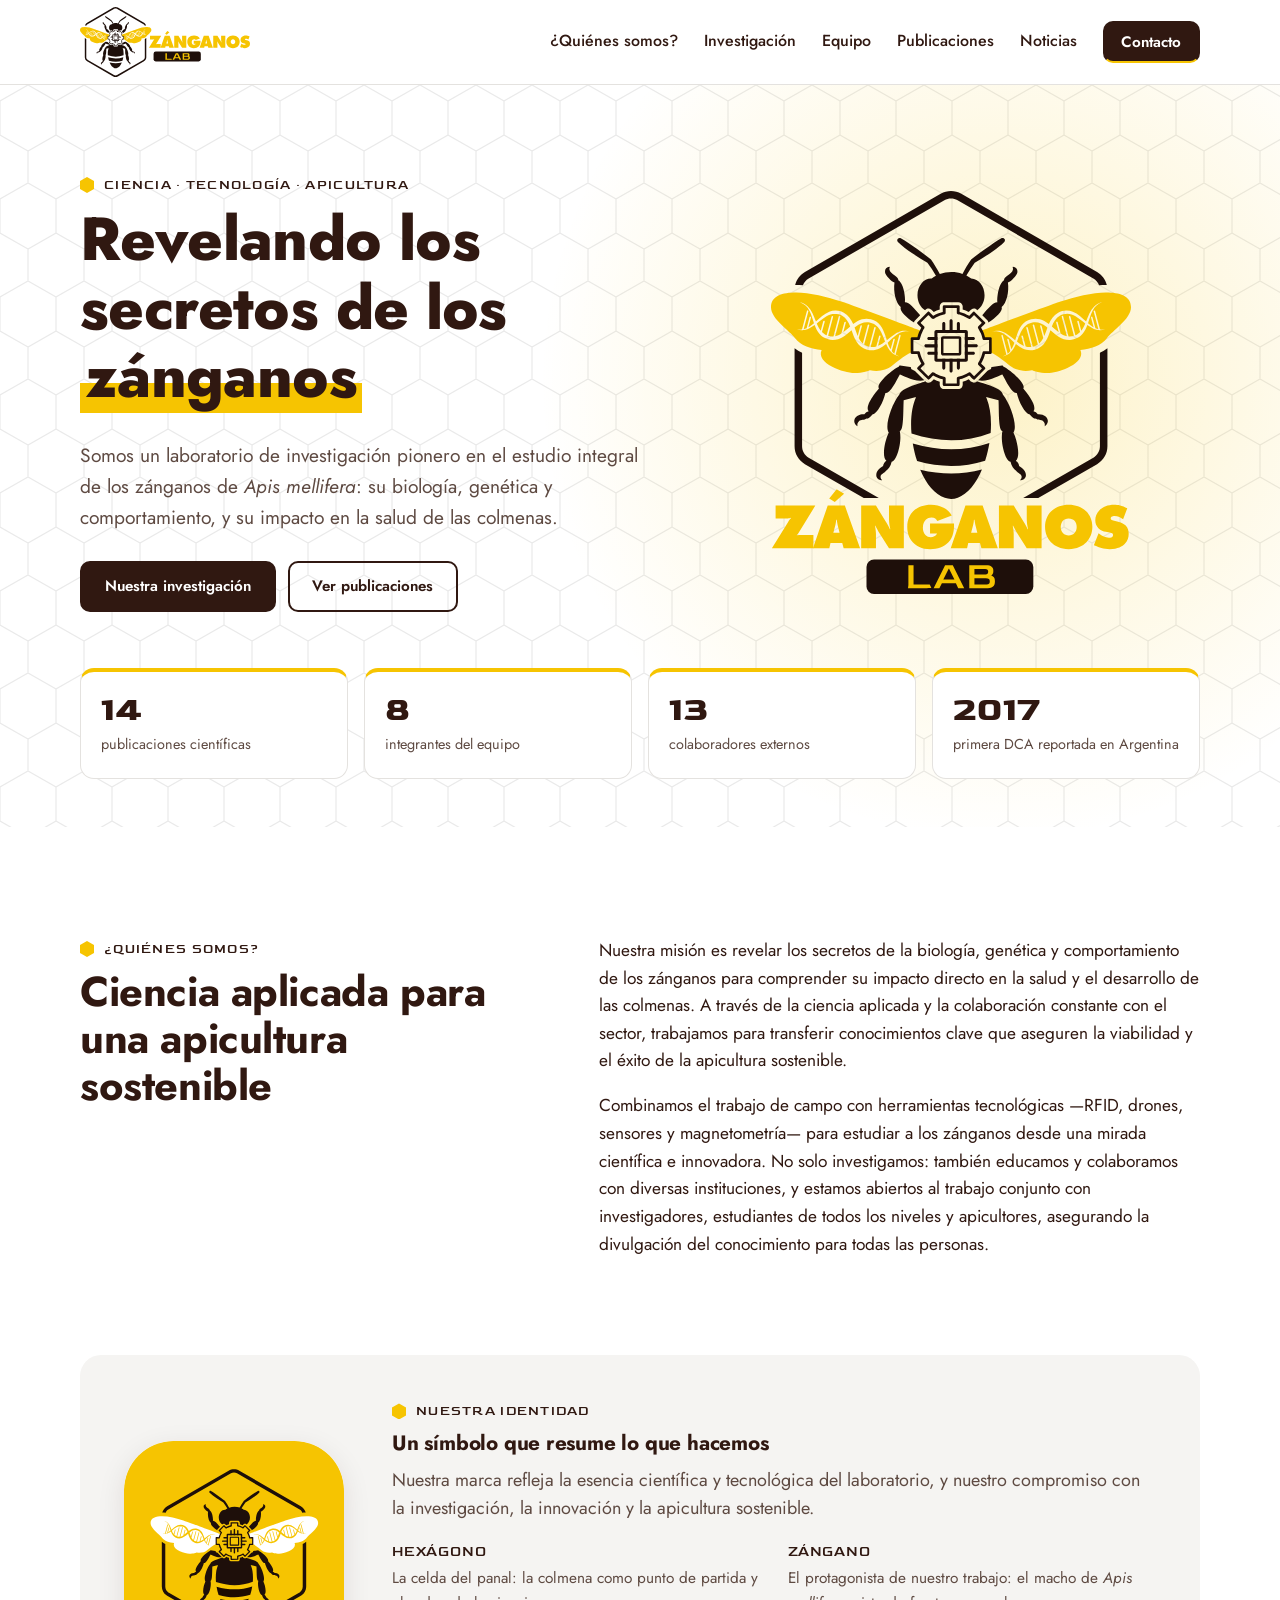
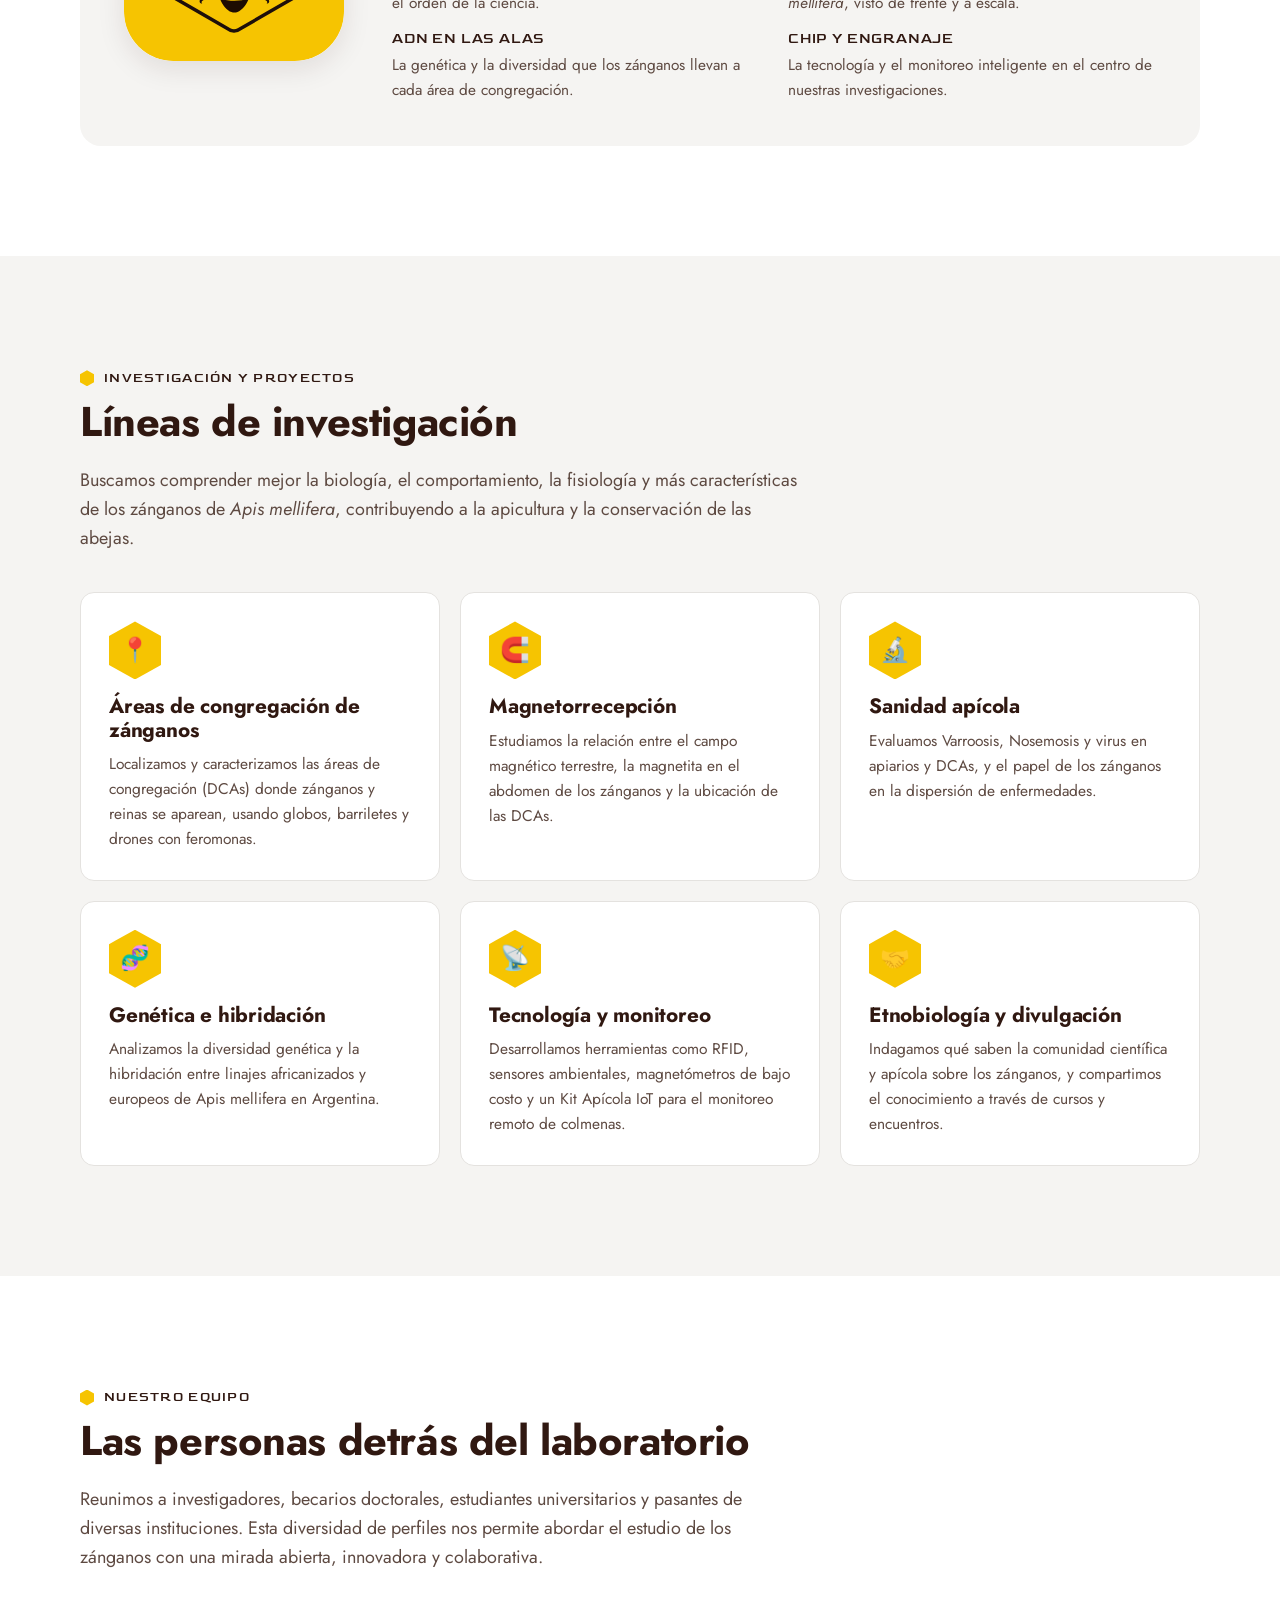
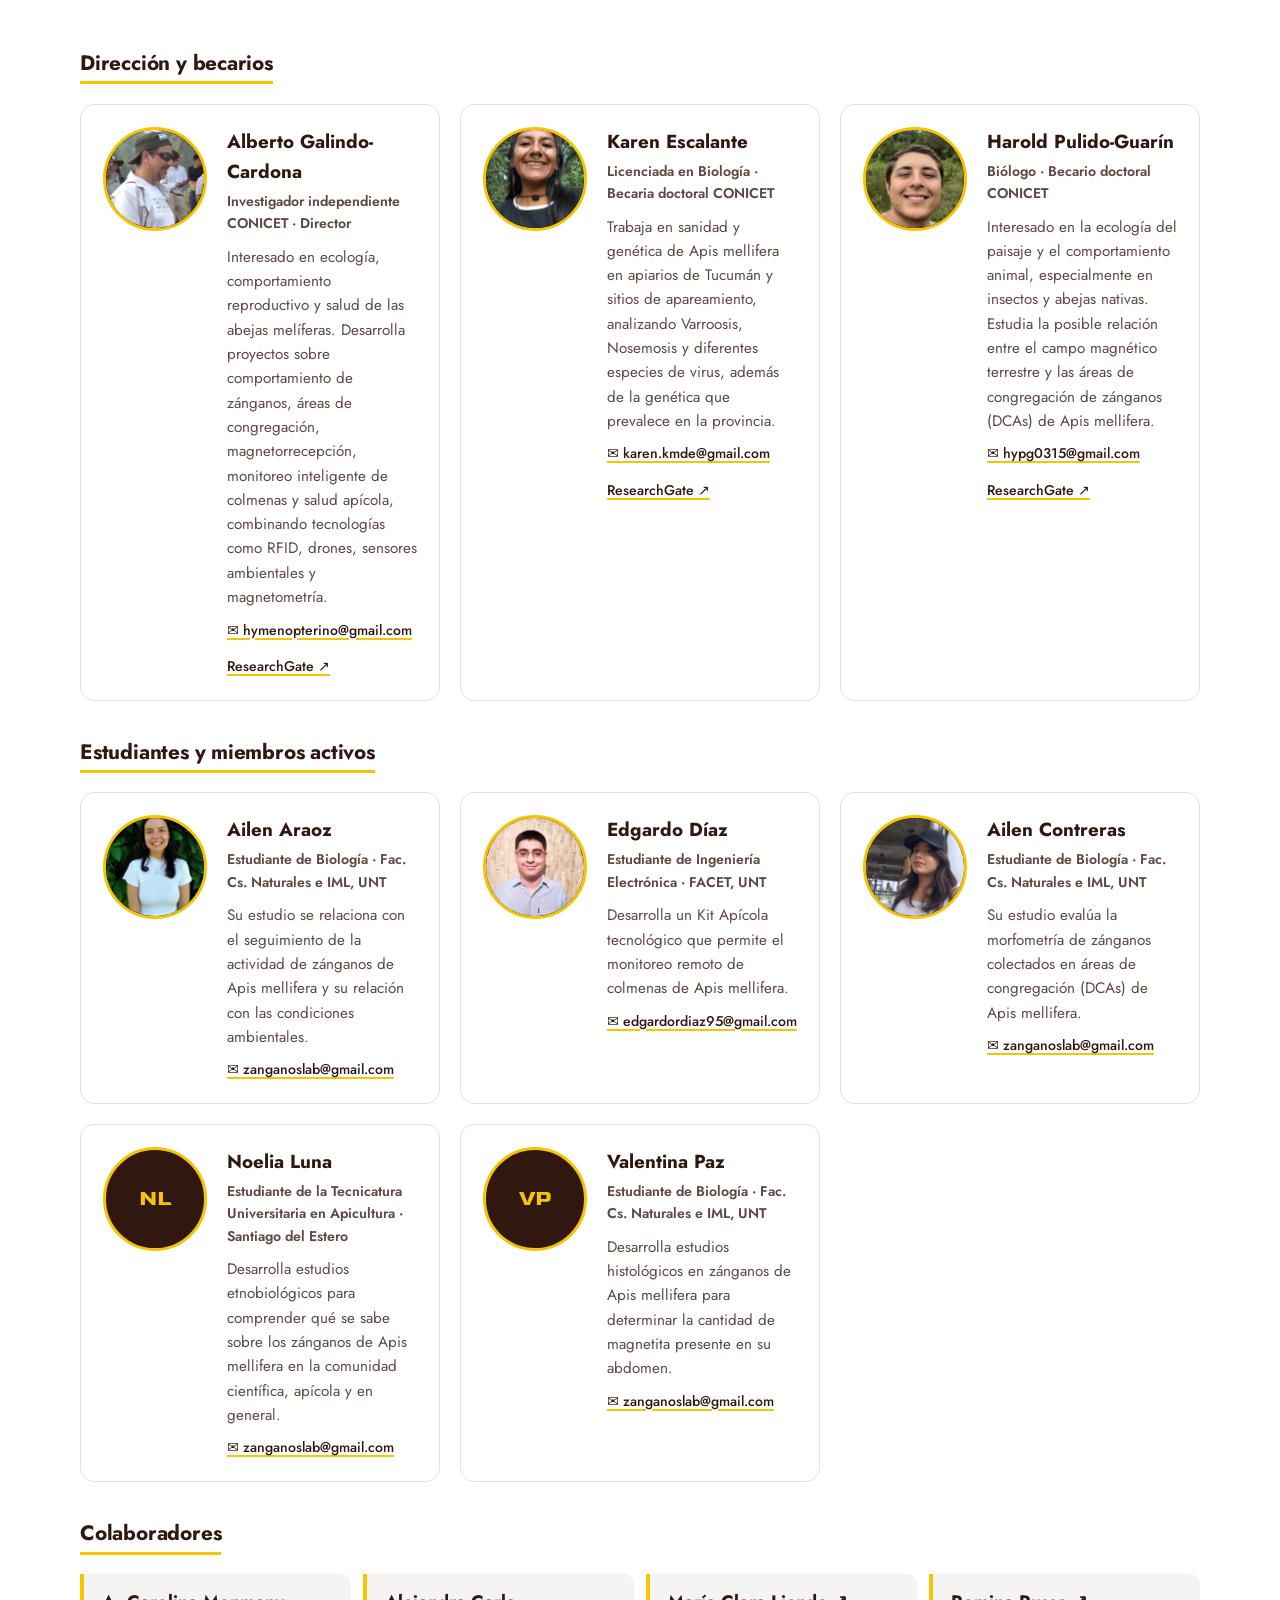
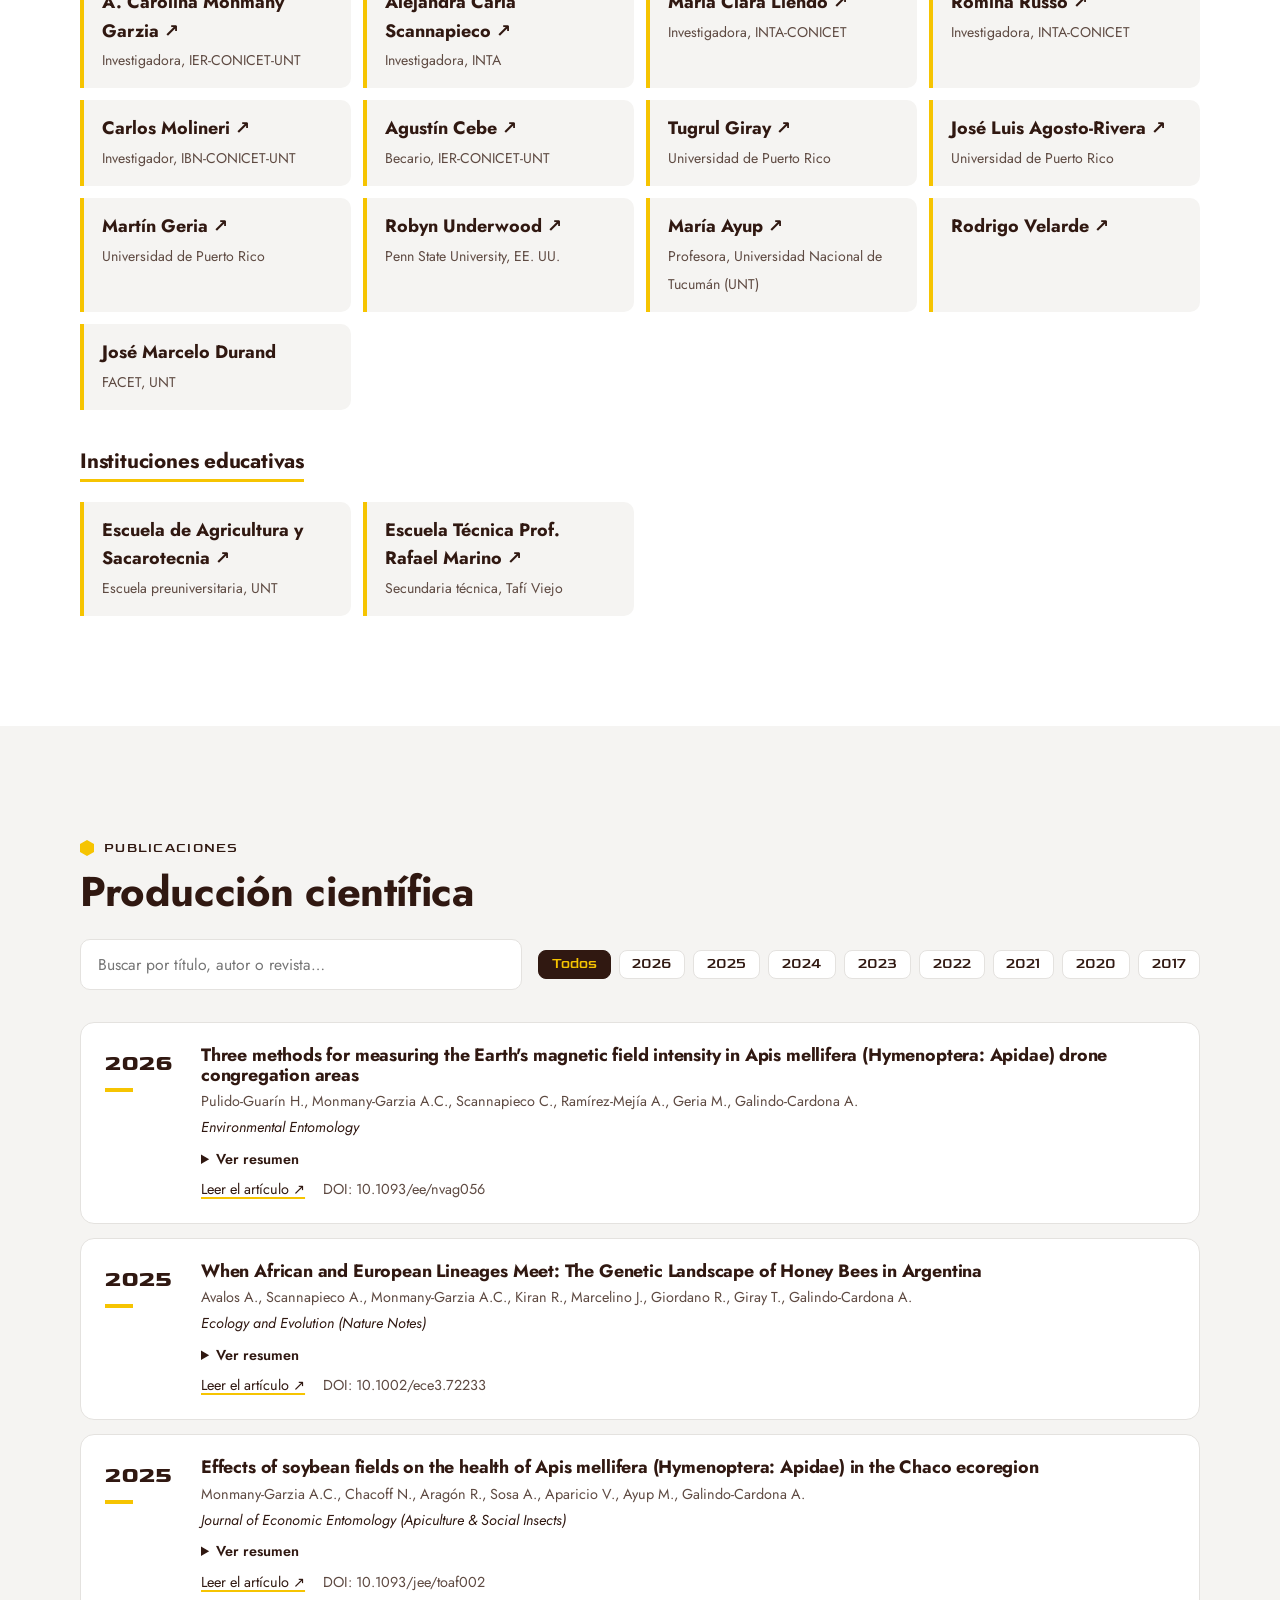
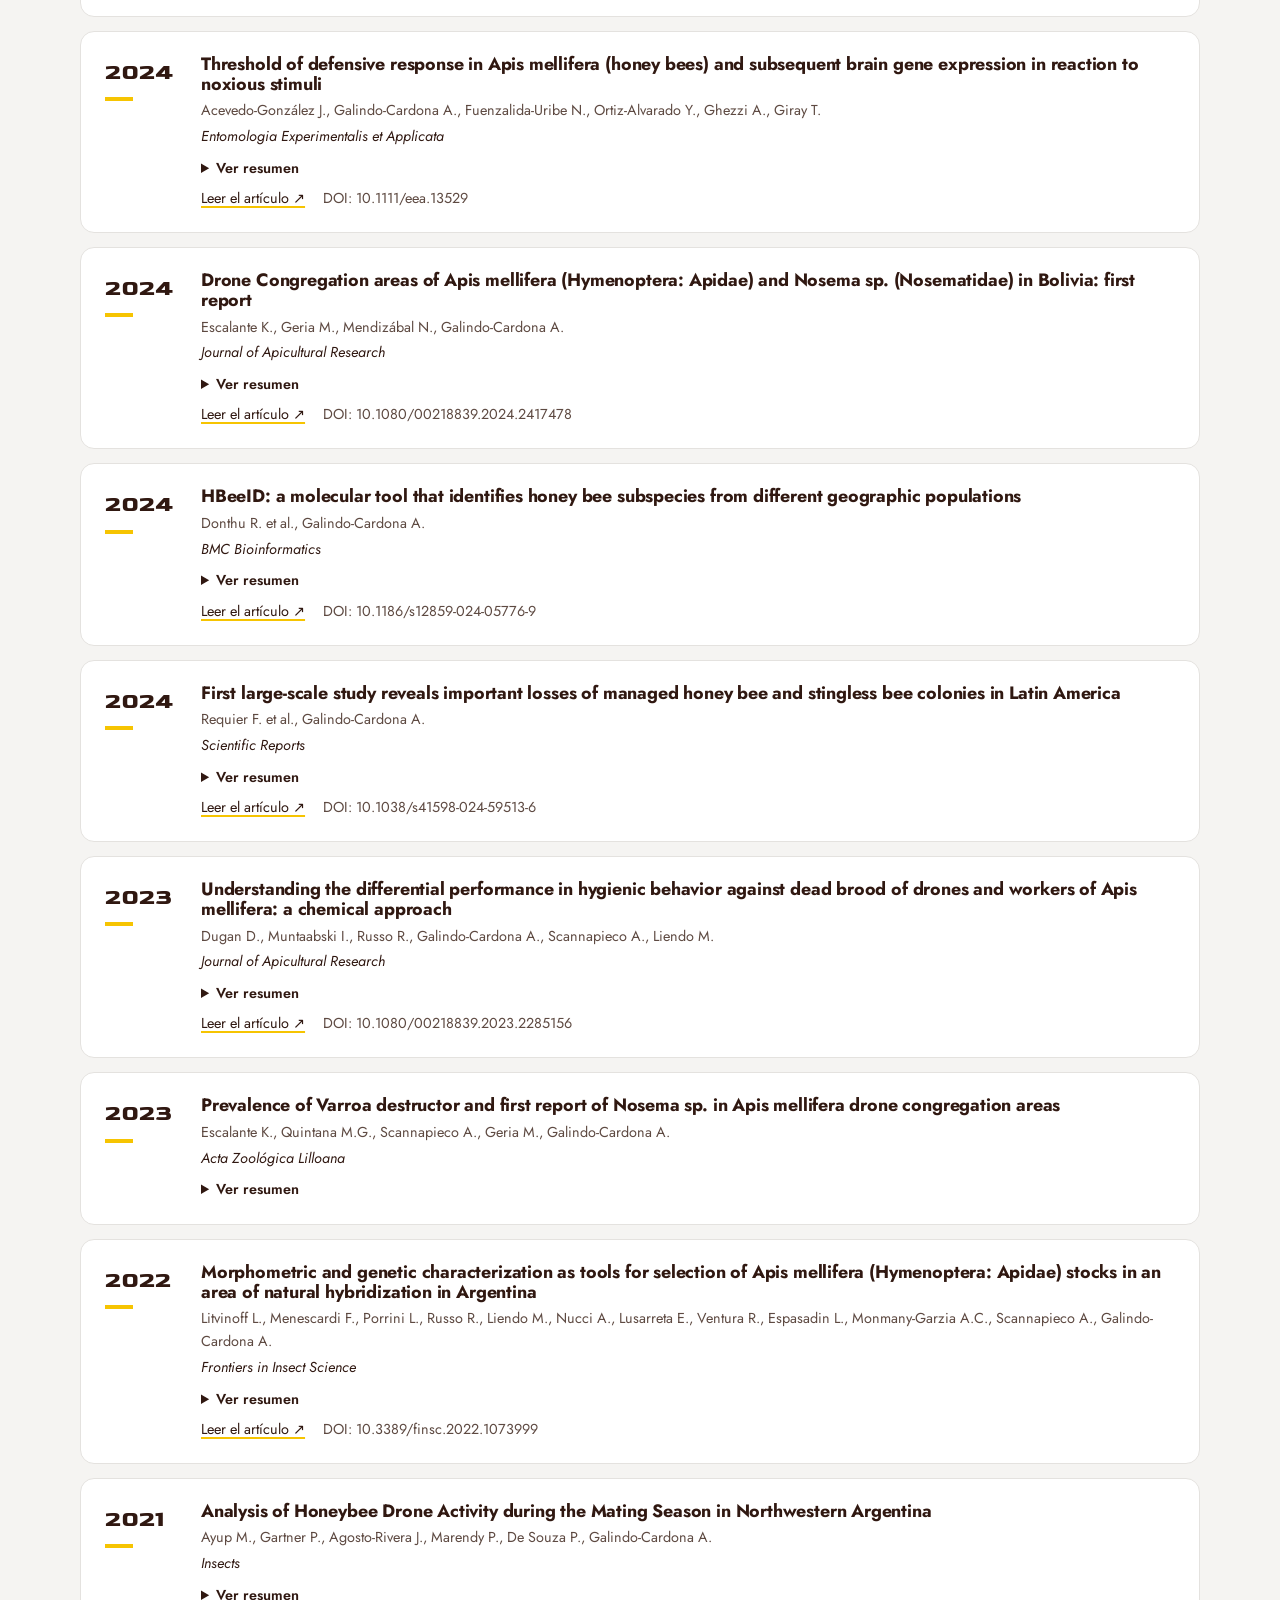
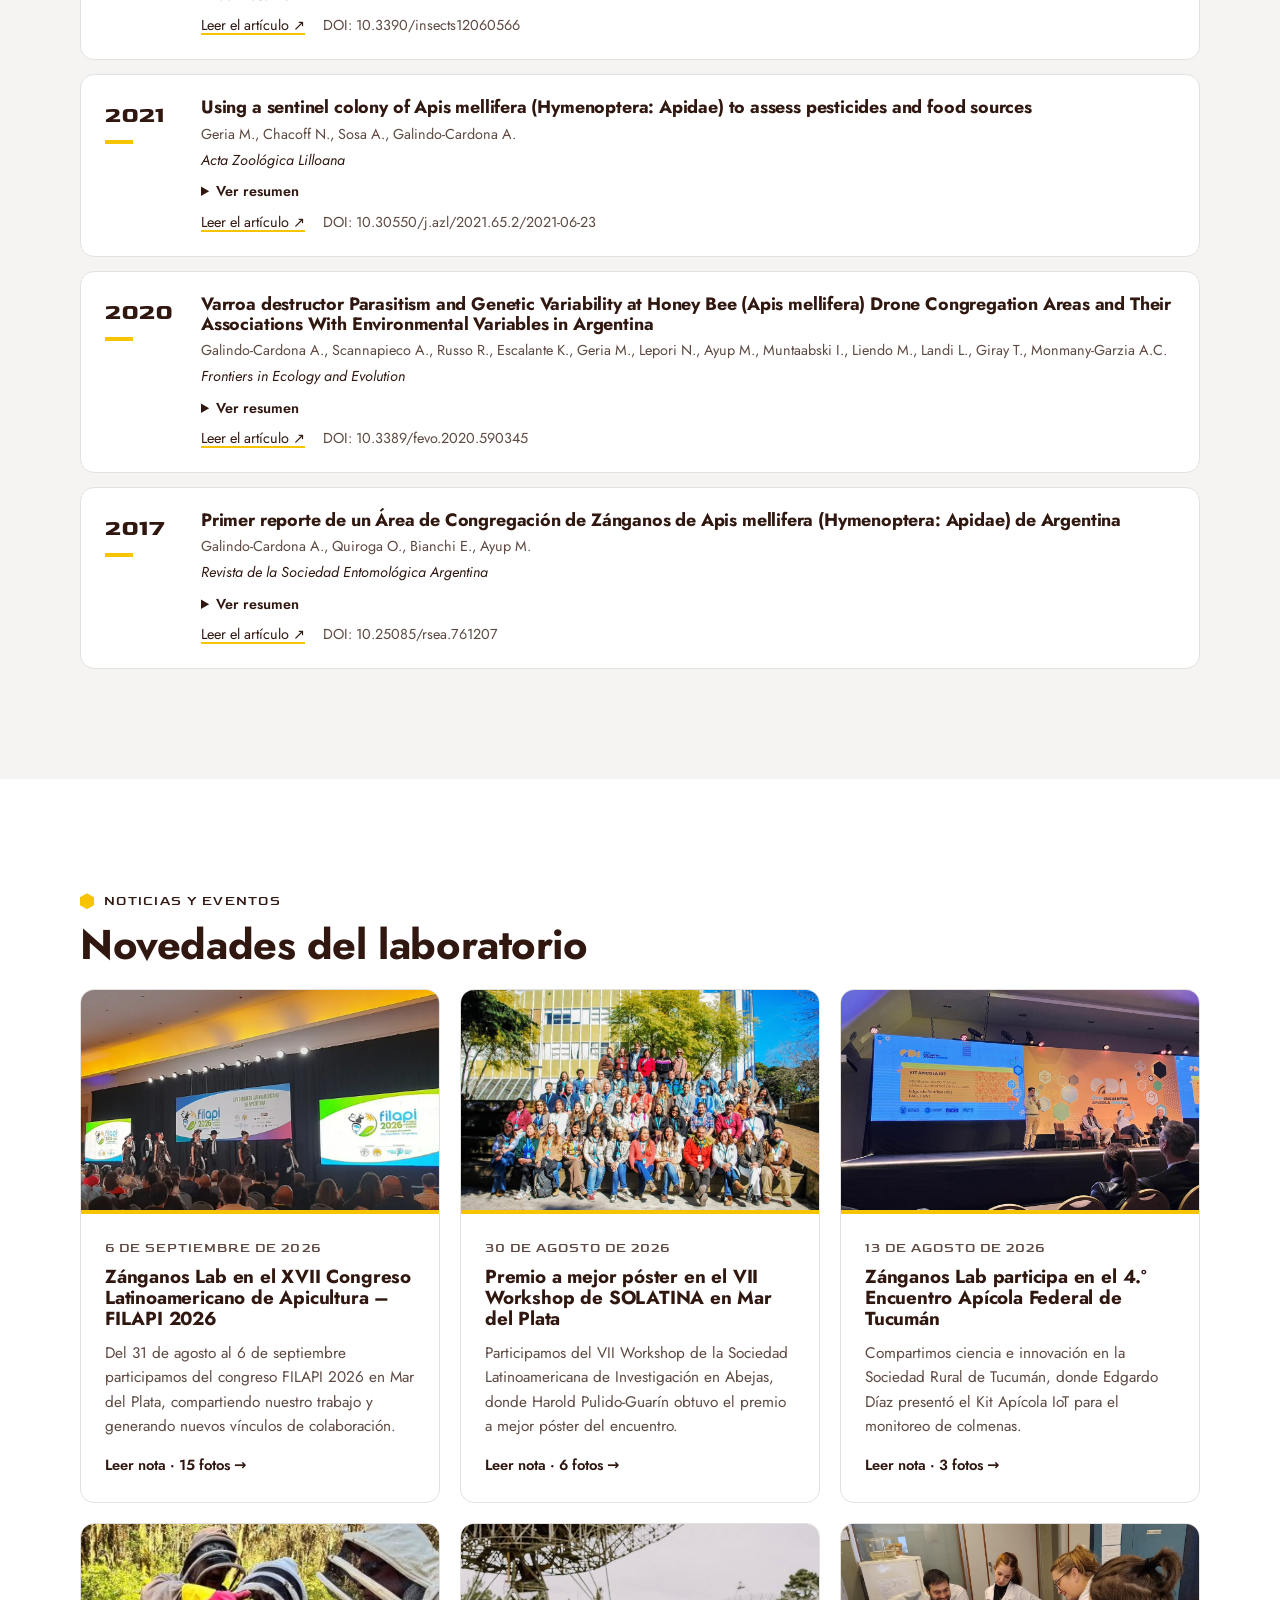
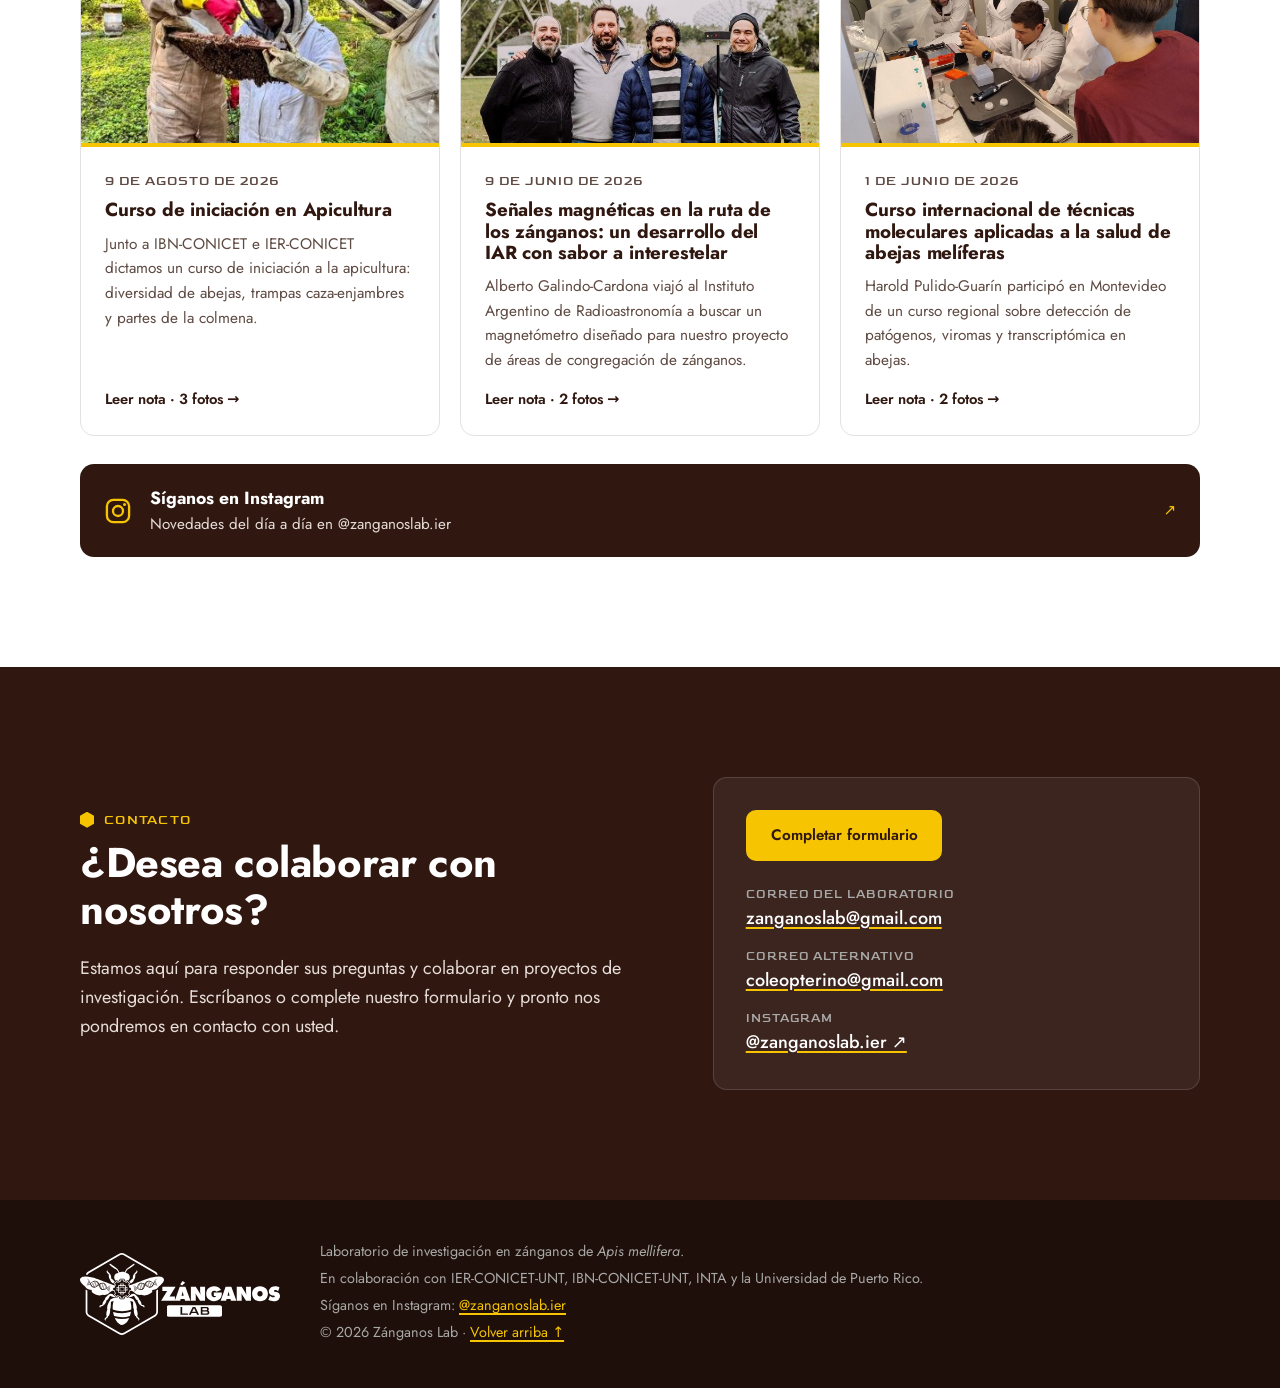
<file: index.html>
<!doctype html>
<html lang="es">
<head>
  <meta charset="utf-8">
  <meta name="viewport" content="width=device-width, initial-scale=1">
  <title>Zánganos Lab | Laboratorio de investigación en zánganos de Apis mellifera</title>
  <meta name="description" content="Zánganos Lab: laboratorio pionero en el estudio integral de los zánganos de Apis mellifera. Biología, genética, comportamiento, sanidad y tecnología apícola. Tucumán, Argentina.">
  <meta name="theme-color" content="#301811">
  <link rel="icon" href="img/logo/icono.svg" type="image/svg+xml">
  <link rel="apple-touch-icon" href="img/logo/icono.png">
  <link rel="canonical" href="https://zanganoslab-coder.github.io/">
  <!-- Vista previa al compartir el enlace (WhatsApp, Facebook, LinkedIn…) -->
  <meta property="og:type" content="website">
  <meta property="og:url" content="https://zanganoslab-coder.github.io/">
  <meta property="og:title" content="Zánganos Lab">
  <meta property="og:description" content="Laboratorio de investigación en zánganos de Apis mellifera. Tucumán, Argentina.">
  <meta property="og:image" content="https://zanganoslab-coder.github.io/img/logo/icono.png">
  <meta name="twitter:card" content="summary">
  <link rel="preconnect" href="https://fonts.googleapis.com">
  <link rel="preconnect" href="https://fonts.gstatic.com" crossorigin>
  <!-- Manual de identidad: Futura PT (principal) + Goldman (complementaria).
       Futura PT es de pago (Adobe Fonts); Jost es su equivalente libre más cercano. -->
  <link href="https://fonts.googleapis.com/css2?family=Goldman:wght@400;700&family=Jost:wght@300;400;500;600;700;800&display=swap" rel="stylesheet">
  <link rel="stylesheet" href="css/styles.css?v=2026101902">
</head>
<body id="top">

  <!-- ============ NAVEGACIÓN ============ -->
  <header class="site-header">
    <div class="container nav">
      <a href="#inicio" class="brand" aria-label="Zánganos Lab, inicio">
        <img src="img/logo/logo-horizontal.svg" alt="Zánganos Lab" width="170" height="70">
      </a>
      <button class="nav-toggle" aria-expanded="false" aria-controls="menu" aria-label="Abrir menú">
        <span></span><span></span><span></span>
      </button>
      <nav id="menu" class="menu">
        <a href="#nosotros">¿Quiénes somos?</a>
        <a href="#investigacion">Investigación</a>
        <a href="#equipo">Equipo</a>
        <a href="#publicaciones">Publicaciones</a>
        <a href="#noticias">Noticias</a>
        <a href="#contacto" class="btn btn-small">Contacto</a>
      </nav>
    </div>
  </header>

  <main>
    <!-- ============ HERO ============ -->
    <section class="hero" id="inicio">
      <div class="container hero-grid">
        <div>
          <p class="eyebrow">Ciencia · Tecnología · Apicultura</p>
          <h1>Revelando los secretos de los <mark>zánganos</mark></h1>
          <p class="lead">Somos un laboratorio de investigación pionero en el estudio integral de los zánganos de <i>Apis mellifera</i>: su biología, genética y comportamiento, y su impacto en la salud de las colmenas.</p>
          <div class="hero-actions">
            <a href="#investigacion" class="btn">Nuestra investigación</a>
            <a href="#publicaciones" class="btn btn-ghost">Ver publicaciones</a>
          </div>
        </div>
        <figure class="hero-visual">
          <img src="img/logo/logo-vertical.svg" alt="Isologo de Zánganos Lab: un zángano dentro de un hexágono, con ADN en las alas y un chip en el tórax" class="hero-logo">
        </figure>
      </div>
      <div class="container stats" id="stats"></div>
    </section>

    <!-- ============ NOSOTROS ============ -->
    <section class="section" id="nosotros">
      <div class="container two-col">
        <div>
          <p class="eyebrow">¿Quiénes somos?</p>
          <h2>Ciencia aplicada para una apicultura sostenible</h2>
        </div>
        <div class="prose">
          <p>Nuestra misión es revelar los secretos de la biología, genética y comportamiento de los zánganos para comprender su impacto directo en la salud y el desarrollo de las colmenas. A través de la ciencia aplicada y la colaboración constante con el sector, trabajamos para transferir conocimientos clave que aseguren la viabilidad y el éxito de la apicultura sostenible.</p>
          <p>Combinamos el trabajo de campo con herramientas tecnológicas —RFID, drones, sensores y magnetometría— para estudiar a los zánganos desde una mirada científica e innovadora. No solo investigamos: también educamos y colaboramos con diversas instituciones, y estamos abiertos al trabajo conjunto con investigadores, estudiantes de todos los niveles y apicultores, asegurando la divulgación del conocimiento para todas las personas.</p>
        </div>
      </div>

      <!-- Identidad: interpretación del isologo según el manual de identidad -->
      <div class="container identidad">
        <div class="identidad-logo">
          <img src="img/logo/icono.svg" alt="Isotipo de Zánganos Lab">
        </div>
        <div>
          <p class="eyebrow">Nuestra identidad</p>
          <h3>Un símbolo que resume lo que hacemos</h3>
          <p class="identidad-intro">Nuestra marca refleja la esencia científica y tecnológica del laboratorio, y nuestro compromiso con la investigación, la innovación y la apicultura sostenible.</p>
          <ul class="simbolos">
            <li><span class="simbolo-tag">Hexágono</span>La celda del panal: la colmena como punto de partida y el orden de la ciencia.</li>
            <li><span class="simbolo-tag">Zángano</span>El protagonista de nuestro trabajo: el macho de <i>Apis mellifera</i>, visto de frente y a escala.</li>
            <li><span class="simbolo-tag">ADN en las alas</span>La genética y la diversidad que los zánganos llevan a cada área de congregación.</li>
            <li><span class="simbolo-tag">Chip y engranaje</span>La tecnología y el monitoreo inteligente en el centro de nuestras investigaciones.</li>
          </ul>
        </div>
      </div>
    </section>

    <!-- ============ INVESTIGACIÓN ============ -->
    <section class="section section-alt" id="investigacion">
      <div class="container">
        <p class="eyebrow">Investigación y proyectos</p>
        <h2>Líneas de investigación</h2>
        <p class="section-intro">Buscamos comprender mejor la biología, el comportamiento, la fisiología y más características de los zánganos de <i>Apis mellifera</i>, contribuyendo a la apicultura y la conservación de las abejas.</p>
        <div class="cards" id="lineas"></div>
      </div>
    </section>

    <!-- ============ EQUIPO ============ -->
    <section class="section" id="equipo">
      <div class="container">
        <p class="eyebrow">Nuestro equipo</p>
        <h2>Las personas detrás del laboratorio</h2>
        <p class="section-intro">Reunimos a investigadores, becarios doctorales, estudiantes universitarios y pasantes de diversas instituciones. Esta diversidad de perfiles nos permite abordar el estudio de los zánganos con una mirada abierta, innovadora y colaborativa.</p>

        <h3 class="group-title">Dirección y becarios</h3>
        <div class="team" id="equipo-principal"></div>

        <h3 class="group-title">Estudiantes y miembros activos</h3>
        <div class="team" id="equipo-activos"></div>

        <h3 class="group-title">Colaboradores</h3>
        <ul class="collab" id="colaboradores"></ul>

        <h3 class="group-title">Instituciones educativas</h3>
        <ul class="collab" id="instituciones"></ul>
      </div>
    </section>

    <!-- ============ PUBLICACIONES ============ -->
    <section class="section section-alt" id="publicaciones">
      <div class="container">
        <p class="eyebrow">Publicaciones</p>
        <h2>Producción científica</h2>
        <div class="pub-tools">
          <input type="search" id="pub-buscar" placeholder="Buscar por título, autor o revista…" aria-label="Buscar publicaciones">
          <div class="chips" id="pub-anios" role="group" aria-label="Filtrar por año"></div>
        </div>
        <ol class="pubs" id="pub-lista"></ol>
        <p class="empty" id="pub-vacio" hidden>No hay publicaciones que coincidan con la búsqueda.</p>
      </div>
    </section>

    <!-- ============ NOTICIAS ============ -->
    <section class="section" id="noticias">
      <div class="container">
        <p class="eyebrow">Noticias y eventos</p>
        <h2>Novedades del laboratorio</h2>
        <div class="news" id="noticias-lista"></div>
        <a class="ig-cta" href="https://www.instagram.com/zanganoslab.ier/" target="_blank" rel="noopener">
          <svg viewBox="0 0 24 24" width="28" height="28" aria-hidden="true"><rect x="2.5" y="2.5" width="19" height="19" rx="5.5" fill="none" stroke="currentColor" stroke-width="2"/><circle cx="12" cy="12" r="4.3" fill="none" stroke="currentColor" stroke-width="2"/><circle cx="17.6" cy="6.4" r="1.3" fill="currentColor"/></svg>
          <span><b>Síganos en Instagram</b>Novedades del día a día en @zanganoslab.ier</span>
          <span class="ig-flecha" aria-hidden="true">↗</span>
        </a>
      </div>
    </section>

    <!-- ============ CONTACTO ============ -->
    <section class="section contact" id="contacto">
      <div class="container contact-grid">
        <div>
          <p class="eyebrow">Contacto</p>
          <h2>¿Desea colaborar con nosotros?</h2>
          <p>Estamos aquí para responder sus preguntas y colaborar en proyectos de investigación. Escríbanos o complete nuestro formulario y pronto nos pondremos en contacto con usted.</p>
        </div>
        <div class="contact-card">
          <a class="btn" href="https://forms.gle/fyNdcRGHBRVpUUo99" target="_blank" rel="noopener">Completar formulario</a>
          <ul>
            <li><span>Correo del laboratorio</span><a href="mailto:zanganoslab@gmail.com">zanganoslab@gmail.com</a></li>
            <li><span>Correo alternativo</span><a href="mailto:coleopterino@gmail.com">coleopterino@gmail.com</a></li>
            <li><span>Instagram</span><a href="https://www.instagram.com/zanganoslab.ier/" target="_blank" rel="noopener">@zanganoslab.ier ↗</a></li>
          </ul>
        </div>
      </div>
    </section>
  </main>

  <footer class="site-footer">
    <div class="container footer-grid">
      <img src="img/logo/logo-horizontal-fondo-oscuro.svg" alt="Zánganos Lab" class="footer-logo" width="200" height="82">
      <div>
        <p>Laboratorio de investigación en zánganos de <i>Apis mellifera</i>.</p>
        <p>En colaboración con IER-CONICET-UNT, IBN-CONICET-UNT, INTA y la Universidad de Puerto Rico.</p>
        <p>Síganos en Instagram: <a href="https://www.instagram.com/zanganoslab.ier/" target="_blank" rel="noopener">@zanganoslab.ier</a></p>
        <p>© <span id="anio"></span> Zánganos Lab · <a href="#top">Volver arriba ↑</a></p>
      </div>
    </div>
  </footer>

  <script src="js/datos.js?v=2026101902"></script>
  <script src="js/main.js?v=2026101902"></script>
</body>
</html>
</file>
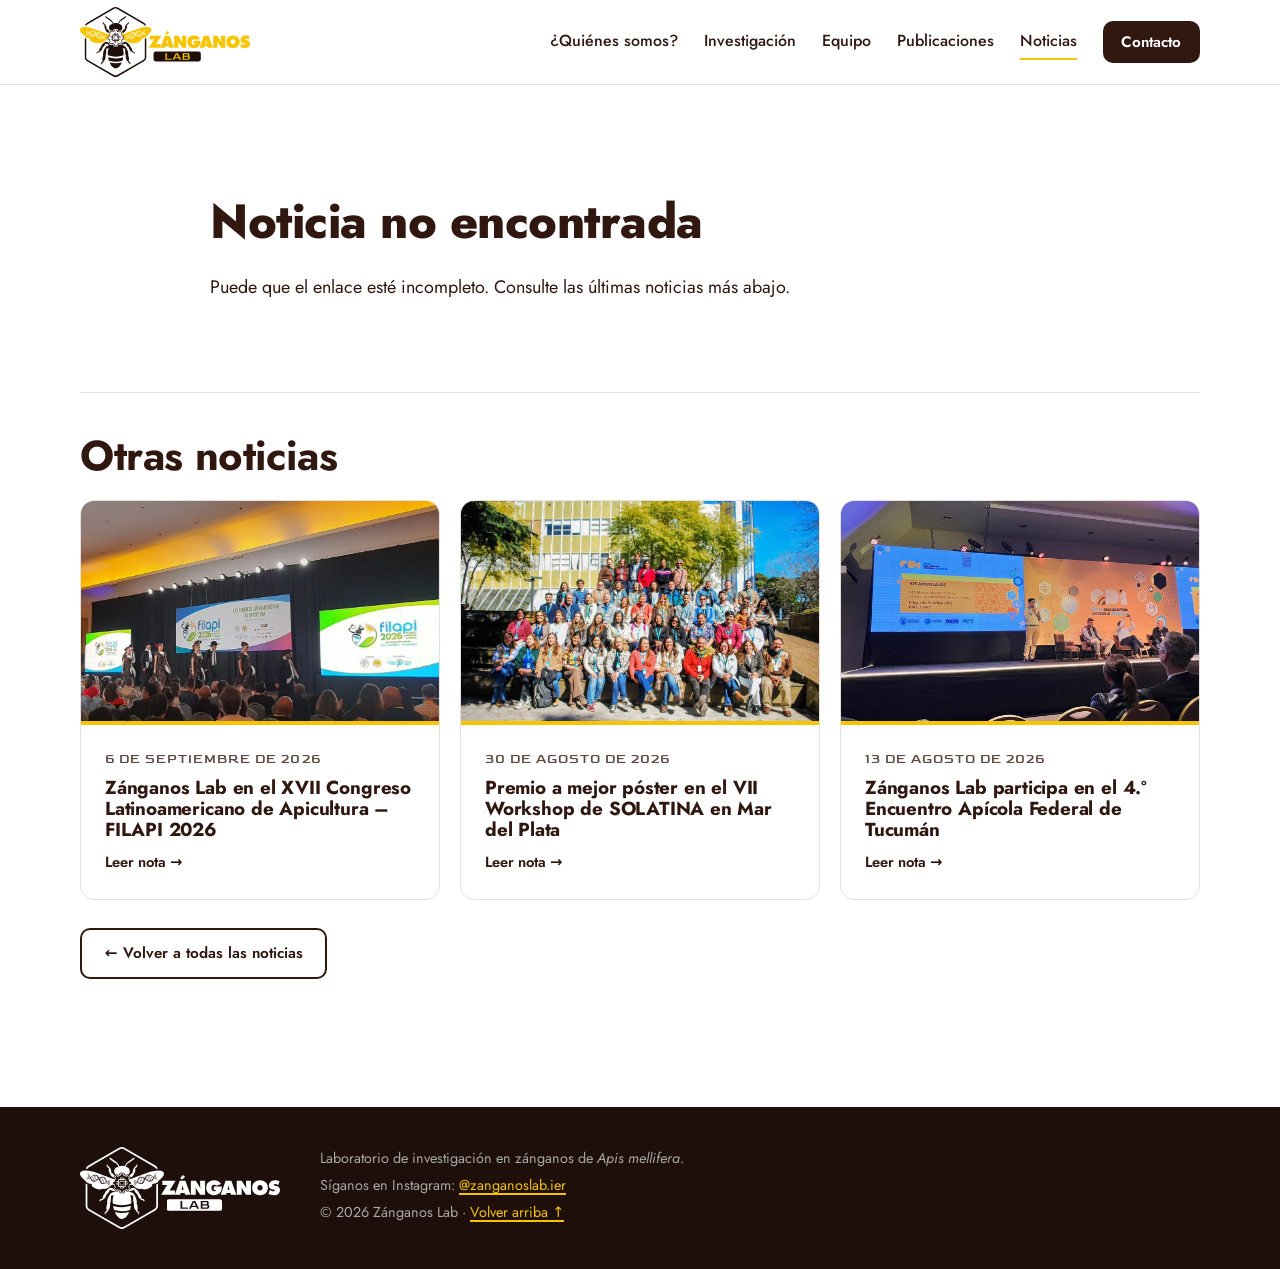
<file: noticia.html>
<!doctype html>
<html lang="es">
<head>
  <meta charset="utf-8">
  <meta name="viewport" content="width=device-width, initial-scale=1">
  <title>Noticias | Zánganos Lab</title>
  <meta name="description" content="Noticias y eventos de Zánganos Lab, laboratorio de investigación en zánganos de Apis mellifera.">
  <meta name="theme-color" content="#301811">
  <link rel="icon" href="img/logo/icono.svg" type="image/svg+xml">
  <link rel="apple-touch-icon" href="img/logo/icono.png">
  <link rel="preconnect" href="https://fonts.googleapis.com">
  <link rel="preconnect" href="https://fonts.gstatic.com" crossorigin>
  <link href="https://fonts.googleapis.com/css2?family=Goldman:wght@400;700&family=Jost:wght@300;400;500;600;700;800&display=swap" rel="stylesheet">
  <link rel="stylesheet" href="css/styles.css?v=2026101902">
</head>
<body id="top">

  <header class="site-header">
    <div class="container nav">
      <a href="index.html" class="brand" aria-label="Zánganos Lab, inicio">
        <img src="img/logo/logo-horizontal.svg" alt="Zánganos Lab" width="170" height="70">
      </a>
      <button class="nav-toggle" aria-expanded="false" aria-controls="menu" aria-label="Abrir menú">
        <span></span><span></span><span></span>
      </button>
      <nav id="menu" class="menu">
        <a href="index.html#nosotros">¿Quiénes somos?</a>
        <a href="index.html#investigacion">Investigación</a>
        <a href="index.html#equipo">Equipo</a>
        <a href="index.html#publicaciones">Publicaciones</a>
        <a href="index.html#noticias" class="activo">Noticias</a>
        <a href="index.html#contacto" class="btn btn-small">Contacto</a>
      </nav>
    </div>
  </header>

  <main class="section articulo-wrap">
    <article class="container articulo" id="articulo">
      <!-- Se completa con js/noticia.js a partir de js/datos.js -->
    </article>

    <nav class="container otras" aria-label="Otras noticias">
      <h2>Otras noticias</h2>
      <div class="news" id="otras-noticias"></div>
      <p><a class="btn btn-ghost" href="index.html#noticias">← Volver a todas las noticias</a></p>
    </nav>
  </main>

  <!-- Visor de fotos ampliadas -->
  <div class="visor" id="visor" hidden>
    <button class="visor-cerrar" aria-label="Cerrar">✕</button>
    <button class="visor-nav visor-ant" aria-label="Foto anterior">‹</button>
    <img alt="">
    <button class="visor-nav visor-sig" aria-label="Foto siguiente">›</button>
    <p class="visor-contador"></p>
  </div>

  <footer class="site-footer">
    <div class="container footer-grid">
      <img src="img/logo/logo-horizontal-fondo-oscuro.svg" alt="Zánganos Lab" class="footer-logo" width="200" height="82">
      <div>
        <p>Laboratorio de investigación en zánganos de <i>Apis mellifera</i>.</p>
        <p>Síganos en Instagram: <a href="https://www.instagram.com/zanganoslab.ier/" target="_blank" rel="noopener">@zanganoslab.ier</a></p>
        <p>© <span id="anio"></span> Zánganos Lab · <a href="#top">Volver arriba ↑</a></p>
      </div>
    </div>
  </footer>

  <script src="js/datos.js?v=2026101902"></script>
  <script src="js/noticia.js?v=2026101902"></script>
</body>
</html>
</file>
<file: css/styles.css>
/* ==========================================================
   Zánganos Lab — hoja de estilos
   Colores y tipografías tomados del Manual de Identidad Corporativa.
   No modificar los colores corporativos (ver "Usos no correctos").
   ========================================================== */
:root {
  /* Colores corporativos (manual, sección 2.3) */
  --amarillo: #f6c401;      /* RGB 245 196 1 */
  --cafe: #301811;          /* RGB 48 24 17  */
  --gris: #a8a8a7;          /* RGB 168 167 166 */
  --blanco: #ffffff;
  /* Apoyo para la web (derivados neutros) */
  --cafe-profundo: #1e0f0a; /* el oscuro que usan los archivos del logo */
  --cafe-suave: #5e4a42;    /* texto secundario */
  --fondo-alt: #f5f4f2;     /* gris muy claro para alternar secciones */
  --borde: #e4e2df;

  --radio: 14px;
  --sombra: 0 8px 28px rgba(48, 24, 17, .10);
  /* Tipografías (manual, sección 2.6) */
  --principal: "Futura PT", "Jost", "Century Gothic", system-ui, sans-serif;
  --tech: "Goldman", "Jost", system-ui, sans-serif;
}

*, *::before, *::after { box-sizing: border-box; }
html { scroll-behavior: smooth; scroll-padding-top: 92px; }
body {
  margin: 0;
  font-family: var(--principal);
  font-size: 18px;
  line-height: 1.6;
  color: var(--cafe);
  background: var(--blanco);
}
img { max-width: 100%; display: block; }
a { color: var(--cafe); text-decoration-color: var(--amarillo); text-decoration-thickness: 2px; text-underline-offset: 3px; }
h1, h2, h3 { font-family: var(--principal); font-weight: 700; line-height: 1.12; margin: 0 0 .5em; letter-spacing: -.01em; }
h1 { font-size: clamp(2.4rem, 5.2vw, 3.8rem); font-weight: 800; }
h2 { font-size: clamp(1.9rem, 3.6vw, 2.6rem); }
h3 { font-size: 1.3rem; }
p { margin: 0 0 1em; }

.container { width: min(1120px, 100% - 32px); margin-inline: auto; }

/* Etiqueta superior: Goldman = tipografía de acento tecnológico */
.eyebrow {
  display: inline-flex; align-items: center; gap: 10px;
  font-family: var(--tech); text-transform: uppercase; letter-spacing: .1em;
  font-size: .8rem; color: var(--cafe); margin-bottom: .8em;
}
.eyebrow::before {
  content: ""; width: 14px; height: 16px; background: var(--amarillo);
  clip-path: polygon(50% 0, 100% 25%, 100% 75%, 50% 100%, 0 75%, 0 25%);
}
.section { padding: clamp(64px, 9vw, 110px) 0; }
.section-alt { background: var(--fondo-alt); }
.section-intro { max-width: 720px; color: var(--cafe-suave); margin-bottom: 2.5rem; }

/* Resaltado amarillo, como el bloque "LAB" del logo */
mark {
  background: linear-gradient(transparent 58%, var(--amarillo) 58%, var(--amarillo) 92%, transparent 92%);
  color: inherit; padding: 0 .08em;
}

/* ---------- Botones ---------- */
.btn {
  display: inline-block; padding: .75em 1.5em; border-radius: 10px;
  background: var(--cafe); color: var(--blanco); text-decoration: none;
  font-weight: 600; font-size: .95rem; border: 2px solid var(--cafe);
  transition: background .2s, color .2s, border-color .2s, transform .2s;
}
.btn:hover { background: var(--amarillo); border-color: var(--amarillo); color: var(--cafe); transform: translateY(-1px); }
.btn-ghost { background: transparent; color: var(--cafe); }
.btn-small { padding: .45em 1.1em; }

/* ---------- Encabezado ---------- */
.site-header {
  position: sticky; top: 0; z-index: 50;
  background: rgba(255, 255, 255, .94); backdrop-filter: blur(8px);
  border-bottom: 1px solid var(--borde);
}
.nav { display: flex; align-items: center; justify-content: space-between; min-height: 84px; gap: 16px; }
/* Tamaño mínimo digital del isologo horizontal: 160 px de ancho (manual 2.5) */
.brand img { width: 170px; height: auto; }
.menu { display: flex; align-items: center; gap: 26px; }
.menu a:not(.btn) { color: var(--cafe); text-decoration: none; font-size: 1rem; font-weight: 500; padding: 4px 0; border-bottom: 2px solid transparent; }
.menu a:not(.btn):hover, .menu a.activo { border-bottom-color: var(--amarillo); }
.nav-toggle { display: none; background: none; border: 0; padding: 8px; cursor: pointer; }
.nav-toggle span { display: block; width: 24px; height: 2px; background: var(--cafe); margin: 5px 0; transition: .25s; }

/* ---------- Hero ---------- */
.hero {
  position: relative; overflow: hidden; padding: clamp(48px, 7vw, 88px) 0 48px;
  background:
    radial-gradient(circle at 78% 40%, rgba(246,196,1,.22), transparent 42%),
    url("data:image/svg+xml,%3Csvg xmlns='http://www.w3.org/2000/svg' width='56' height='98' viewBox='0 0 56 98'%3E%3Cpath d='M28 66L0 50V16L28 0l28 16v34L28 66zm0 32V66' fill='none' stroke='%23a8a8a7' stroke-opacity='.25' stroke-width='1.2'/%3E%3C/svg%3E"),
    var(--blanco);
}
.hero-grid { display: grid; grid-template-columns: 1.15fr 1fr; gap: 48px; align-items: center; }
.lead { font-size: 1.2rem; color: var(--cafe-suave); max-width: 560px; }
.hero-actions { display: flex; flex-wrap: wrap; gap: 12px; margin-top: 1.8rem; }
.hero-visual { margin: 0; justify-self: center; }
.hero-logo { width: min(360px, 80vw); height: auto; }

.stats { display: grid; grid-template-columns: repeat(4, 1fr); gap: 16px; margin-top: 56px; }
.stat { background: var(--blanco); border: 1px solid var(--borde); border-top: 4px solid var(--amarillo); border-radius: var(--radio); padding: 20px; }
.stat b { display: block; font-family: var(--tech); font-weight: 700; font-size: 2.1rem; color: var(--cafe); line-height: 1.1; }
.stat span { font-size: .9rem; color: var(--cafe-suave); }

/* ---------- Nosotros ---------- */
.two-col { display: grid; grid-template-columns: 1fr 1.3fr; gap: 56px; }
.prose p { font-size: 1.08rem; }

.identidad {
  display: grid; grid-template-columns: 220px 1fr; gap: 48px; align-items: center;
  margin-top: clamp(48px, 7vw, 80px); padding: clamp(28px, 4vw, 44px);
  background: var(--fondo-alt); border-radius: calc(var(--radio) * 1.5);
}
.identidad-logo img { width: 100%; max-width: 220px; height: auto; border-radius: 22%; box-shadow: var(--sombra); }
.identidad-intro { color: var(--cafe-suave); }
.simbolos { list-style: none; padding: 0; margin: 1.2rem 0 0; display: grid; grid-template-columns: 1fr 1fr; gap: 14px 28px; }
.simbolos li { font-size: .96rem; color: var(--cafe-suave); }
.simbolo-tag {
  display: block; font-family: var(--tech); font-size: .85rem; color: var(--cafe);
  text-transform: uppercase; letter-spacing: .06em; margin-bottom: .15em;
}

/* ---------- Líneas de investigación ---------- */
.cards { display: grid; grid-template-columns: repeat(auto-fill, minmax(300px, 1fr)); gap: 20px; }
.card {
  background: var(--blanco); border: 1px solid var(--borde); border-radius: var(--radio);
  padding: 28px; transition: transform .2s, box-shadow .2s;
}
.card:hover { transform: translateY(-3px); box-shadow: var(--sombra); }
.card .icono {
  width: 52px; height: 58px; display: grid; place-items: center; font-size: 1.5rem;
  background: var(--amarillo); clip-path: polygon(50% 0, 100% 25%, 100% 75%, 50% 100%, 0 75%, 0 25%);
  margin-bottom: 16px;
}
.card p { color: var(--cafe-suave); font-size: .97rem; margin: 0; }

/* ---------- Equipo ---------- */
.group-title { margin: 2.5rem 0 1.2rem; padding-bottom: .4rem; border-bottom: 3px solid var(--amarillo); display: inline-block; }
.team { display: grid; grid-template-columns: repeat(auto-fill, minmax(320px, 1fr)); gap: 20px; }
.persona {
  display: grid; grid-template-columns: 104px 1fr; gap: 20px; align-items: start;
  background: var(--blanco); border: 1px solid var(--borde); border-radius: var(--radio); padding: 22px;
}
.avatar {
  width: 104px; height: 104px; border-radius: 50%; object-fit: cover; object-position: center 25%;
  background: var(--cafe); color: var(--amarillo); display: grid; place-items: center;
  font-family: var(--tech); font-weight: 700; font-size: 1.3rem; border: 3px solid var(--amarillo);
}
.persona h4 { font-size: 1.18rem; font-weight: 700; margin: 0; }
.persona .rol { font-size: .88rem; font-weight: 600; color: var(--cafe-suave); margin: .2em 0 .7em; }
.persona p { font-size: .95rem; color: var(--cafe-suave); margin-bottom: .6em; }
.links { display: flex; flex-wrap: wrap; gap: 14px; font-size: .88rem; font-weight: 500; }

.collab { list-style: none; padding: 0; margin: 0; display: grid; grid-template-columns: repeat(auto-fill, minmax(260px, 1fr)); gap: 12px; }
.collab li { padding: 14px 18px; border-left: 4px solid var(--amarillo); background: var(--fondo-alt); border-radius: 0 10px 10px 0; }
.collab b { display: block; }
.collab a { display: block; text-decoration: none; color: inherit; }
.collab li:has(a) { transition: background .2s, transform .2s; }
.collab li:has(a):hover { background: #fdf3c4; transform: translateX(3px); }
.collab span { font-size: .88rem; color: var(--cafe-suave); }

/* ---------- Publicaciones ---------- */
.pub-tools { display: flex; flex-wrap: wrap; gap: 16px; align-items: center; margin: 1.5rem 0 2rem; }
.pub-tools input {
  flex: 1 1 280px; padding: .75em 1.1em; font: inherit; font-size: .98rem;
  border: 1px solid var(--borde); border-radius: 10px; background: var(--blanco); color: var(--cafe);
}
.pub-tools input:focus { outline: 2px solid var(--amarillo); outline-offset: 1px; }
.chips { display: flex; flex-wrap: wrap; gap: 8px; }
.chip {
  font-family: var(--tech); font-size: .85rem; padding: .4em .95em; border-radius: 8px; cursor: pointer;
  border: 1px solid var(--borde); background: var(--blanco); color: var(--cafe);
}
.chip[aria-pressed="true"] { background: var(--cafe); color: var(--amarillo); border-color: var(--cafe); }

.pubs { list-style: none; padding: 0; margin: 0; display: grid; gap: 14px; }
.pub {
  display: grid; grid-template-columns: 76px 1fr; gap: 20px;
  background: var(--blanco); border: 1px solid var(--borde); border-radius: var(--radio); padding: 22px 24px;
}
.pub-anio { font-family: var(--tech); font-size: 1.45rem; font-weight: 700; color: var(--cafe); }
.pub-anio::after { content: ""; display: block; width: 28px; height: 4px; background: var(--amarillo); margin-top: 6px; }
.pub h3 { font-size: 1.12rem; margin-bottom: .3em; }
.pub .autores { font-size: .9rem; color: var(--cafe-suave); margin: 0 0 .2em; }
.pub .revista { font-size: .9rem; font-style: italic; margin: 0 0 .6em; }
.pub details summary { cursor: pointer; font-size: .9rem; font-weight: 600; }
.pub details p { font-size: .93rem; color: var(--cafe-suave); margin: .8em 0 0; }
.pub .acciones { display: flex; gap: 18px; flex-wrap: wrap; align-items: center; margin-top: .5em; font-size: .9rem; }
.pub .acciones span { color: var(--cafe-suave); }
.empty { color: var(--cafe-suave); font-style: italic; }

/* ---------- Noticias ---------- */
.news { display: grid; grid-template-columns: repeat(auto-fill, minmax(300px, 1fr)); gap: 20px; }
.nota {
  background: var(--blanco); border: 1px solid var(--borde); border-radius: var(--radio); overflow: hidden;
  display: flex; flex-direction: column; color: inherit; text-decoration: none;
  transition: transform .2s, box-shadow .2s;
}
a.nota:hover { transform: translateY(-3px); box-shadow: var(--sombra); }
a.nota:hover h3 { text-decoration: underline; text-decoration-color: var(--amarillo); text-decoration-thickness: 2px; }
.nota .franja { height: 6px; background: var(--amarillo); }
.nota-portada { width: 100%; aspect-ratio: 16 / 10; object-fit: cover; border-bottom: 4px solid var(--amarillo); background: var(--fondo-alt); }
.nota-body { padding: 24px; display: flex; flex-direction: column; flex: 1; }
.nota time { font-family: var(--tech); font-size: .8rem; text-transform: uppercase; letter-spacing: .08em; color: var(--cafe-suave); }
.nota h3 { font-size: 1.18rem; margin: .4em 0 .6em; }
.nota p { font-size: .96rem; color: var(--cafe-suave); margin: 0 0 1em; }
.nota-mas { margin-top: auto; font-weight: 600; font-size: .92rem; }

/* ---------- Página de una noticia ---------- */
.articulo { max-width: 860px; }
.articulo h1 { font-size: clamp(2rem, 4.4vw, 3rem); }
.articulo-fecha { display: block; font-family: var(--tech); text-transform: uppercase; letter-spacing: .08em; font-size: .85rem; color: var(--cafe-suave); margin-bottom: 1.6rem; }
.articulo-portada, .galeria button { padding: 0; border: 0; background: none; cursor: zoom-in; display: block; width: 100%; }
.articulo-portada img { width: 100%; max-height: 520px; object-fit: cover; border-radius: var(--radio); }
.articulo-texto { margin: 2rem 0; }
.articulo-texto p { font-size: 1.1rem; line-height: 1.75; }
.galeria-titulo { font-size: 1.5rem; margin-top: 2.5rem; }
.galeria-titulo span { font-family: var(--tech); font-size: .85rem; color: var(--cafe-suave); font-weight: 400; margin-left: 8px; }
.galeria { display: grid; grid-template-columns: repeat(auto-fill, minmax(min(180px, 42vw), 1fr)); gap: 10px; }
.galeria img { width: 100%; aspect-ratio: 1; object-fit: cover; border-radius: 10px; transition: transform .2s, opacity .2s; }
.galeria button:hover img { transform: scale(1.03); opacity: .9; }
.otras { margin-top: clamp(56px, 8vw, 90px); padding-top: 40px; border-top: 1px solid var(--borde); }
.otras > p { margin-top: 28px; }

/* Visor de fotos ampliadas */
.visor { position: fixed; inset: 0; z-index: 100; background: rgba(30, 15, 10, .94); display: grid; place-items: center; padding: 56px 16px; }
.visor[hidden] { display: none; }
.visor img { max-width: min(1100px, 100%); max-height: calc(100vh - 120px); object-fit: contain; border-radius: 8px; }
.visor button { position: absolute; background: none; border: 0; color: var(--blanco); cursor: pointer; font-size: 2rem; line-height: 1; padding: 12px; }
.visor button:hover, .visor button:focus-visible { color: var(--amarillo); }
.visor-cerrar { top: 8px; right: 12px; }
.visor-ant { left: 4px; top: 50%; transform: translateY(-50%); font-size: 3.2rem !important; }
.visor-sig { right: 4px; top: 50%; transform: translateY(-50%); font-size: 3.2rem !important; }
.visor-contador { position: absolute; bottom: 14px; left: 0; right: 0; text-align: center; color: var(--gris); font-family: var(--tech); font-size: .9rem; margin: 0; }

/* ---------- Contacto (versión sobre fondo oscuro) ---------- */
.contact { background: var(--cafe); color: var(--blanco); }
.contact .eyebrow { color: var(--amarillo); }
.contact-grid { display: grid; grid-template-columns: 1.2fr 1fr; gap: 48px; align-items: center; }
.contact p { color: #e6dcd8; }
.contact-card { background: rgba(255,255,255,.06); border: 1px solid rgba(255,255,255,.14); border-radius: var(--radio); padding: 32px; }
.contact-card .btn { background: var(--amarillo); border-color: var(--amarillo); color: var(--cafe); }
.contact-card .btn:hover { background: var(--blanco); border-color: var(--blanco); }
.contact-card ul { list-style: none; padding: 0; margin: 24px 0 0; display: grid; gap: 14px; }
.contact-card span { display: block; font-family: var(--tech); font-size: .75rem; text-transform: uppercase; letter-spacing: .08em; color: var(--gris); }
.contact-card a:not(.btn) { color: var(--blanco); font-weight: 500; }

/* ---------- Pie ---------- */
.site-footer { background: var(--cafe-profundo); color: var(--gris); font-size: .9rem; padding: 40px 0; }
.site-footer a { color: var(--amarillo); }
.footer-grid { display: grid; grid-template-columns: auto 1fr; gap: 40px; align-items: center; }
.footer-logo { width: 200px; height: auto; }
.footer-grid p { margin: 0 0 4px; }

/* ---------- Invitación a Instagram ---------- */
.ig-cta {
  display: flex; align-items: center; gap: 18px; margin-top: 28px; padding: 20px 24px;
  background: var(--cafe); color: var(--blanco); border-radius: var(--radio); text-decoration: none;
  transition: transform .2s, box-shadow .2s;
}
.ig-cta:hover { transform: translateY(-2px); box-shadow: var(--sombra); }
.ig-cta svg { color: var(--amarillo); flex: none; }
.ig-cta b { display: block; font-size: 1.1rem; }
.ig-cta span { font-size: .95rem; color: #e6dcd8; }
.ig-cta b { color: var(--blanco); }
.ig-flecha { margin-left: auto; font-size: 1.4rem; color: var(--amarillo) !important; }

/* ---------- Animación al hacer scroll ---------- */
.reveal { opacity: 0; transform: translateY(16px); transition: opacity .6s ease, transform .6s ease; }
.reveal.visible { opacity: 1; transform: none; }
@media (prefers-reduced-motion: reduce) {
  html { scroll-behavior: auto; }
  .reveal { opacity: 1; transform: none; transition: none; }
}

/* ---------- Responsive ---------- */
@media (max-width: 900px) {
  .nav-toggle { display: block; }
  .menu {
    position: absolute; top: 100%; left: 0; right: 0; flex-direction: column; align-items: stretch;
    gap: 0; background: var(--blanco); border-bottom: 1px solid var(--borde);
    max-height: 0; overflow: hidden; transition: max-height .3s ease;
  }
  .menu.abierto { max-height: 420px; }
  .menu a { padding: 14px 16px; border-top: 1px solid var(--borde); }
  .menu a:not(.btn) { border-bottom: 0; }
  .menu .btn { margin: 12px 16px; text-align: center; }
  .nav-toggle[aria-expanded="true"] span:nth-child(1) { transform: translateY(7px) rotate(45deg); }
  .nav-toggle[aria-expanded="true"] span:nth-child(2) { opacity: 0; }
  .nav-toggle[aria-expanded="true"] span:nth-child(3) { transform: translateY(-7px) rotate(-45deg); }
  .hero-grid, .two-col, .contact-grid { grid-template-columns: 1fr; gap: 32px; }
  .hero-visual { order: -1; }
  .hero-logo { width: 220px; }
  .stats { grid-template-columns: repeat(2, 1fr); }
  .identidad { grid-template-columns: 1fr; gap: 24px; }
  .identidad-logo img { max-width: 140px; }
  .footer-grid { grid-template-columns: 1fr; gap: 20px; }
}
@media (max-width: 520px) {
  .brand img { width: 160px; }
  .team, .cards, .news, .simbolos { grid-template-columns: 1fr; }
  .persona { grid-template-columns: 76px 1fr; gap: 16px; padding: 18px; }
  .avatar { width: 76px; height: 76px; font-size: 1.1rem; }
  .pub { grid-template-columns: 1fr; gap: 4px; padding: 18px; }
}
</file>
